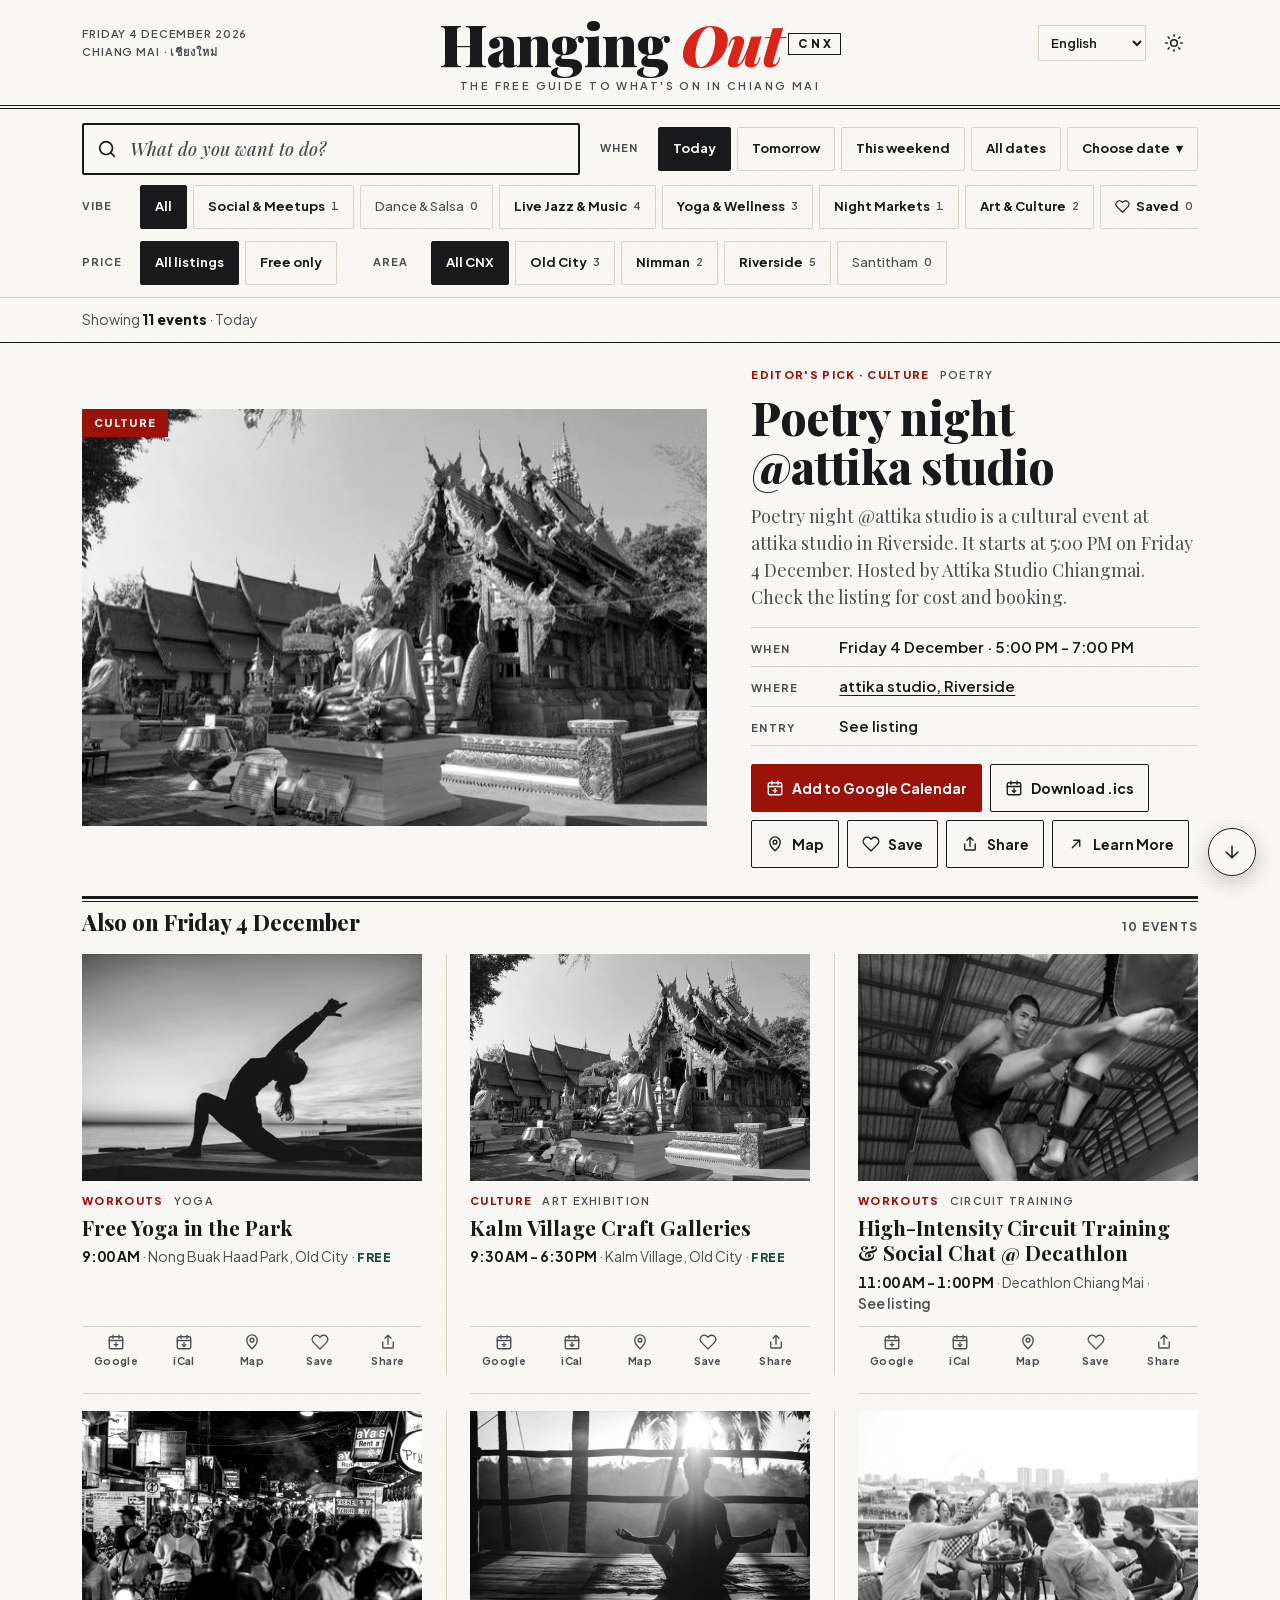
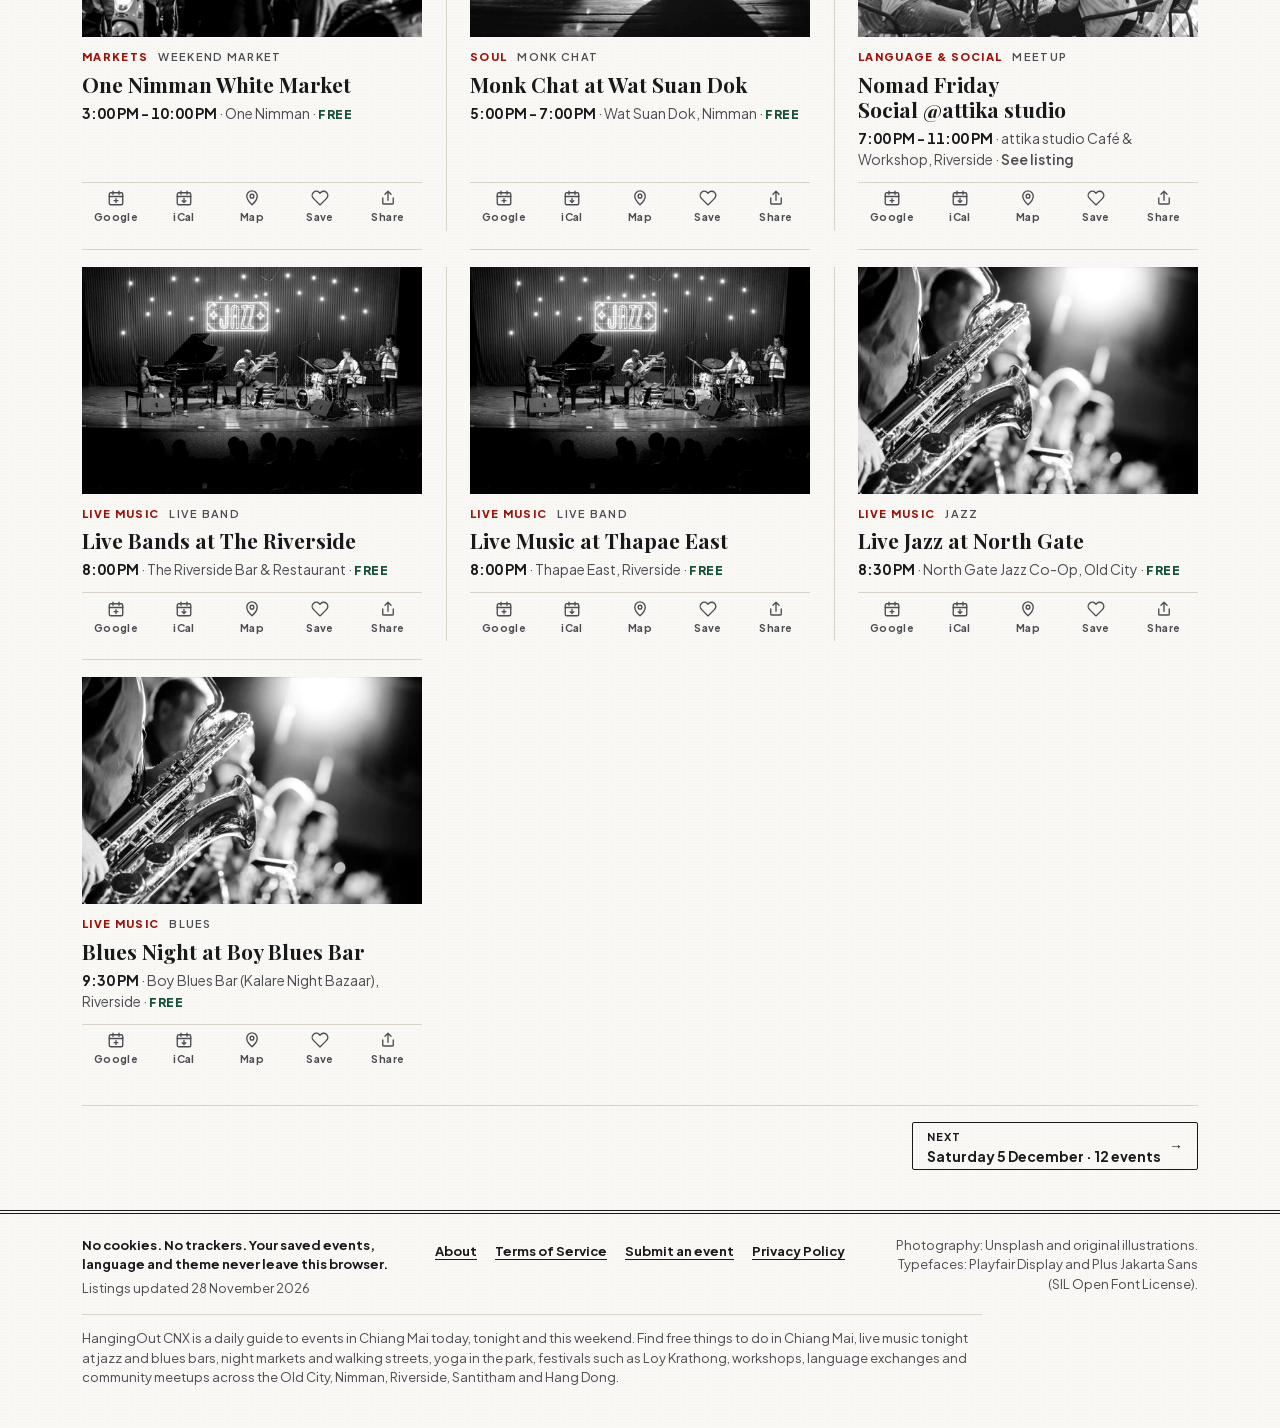
<file: index.html>
<!DOCTYPE html>
<html lang="en">
<head>
    <meta charset="UTF-8">
    <meta name="viewport" content="width=device-width, initial-scale=1">

    <!-- Privacy by construction: the browser refuses any request that is not to this site. -->
    <meta http-equiv="Content-Security-Policy" content="default-src 'self'; img-src 'self' data:; style-src 'self'; script-src 'self'; font-src 'self'; connect-src 'self'; manifest-src 'self'; worker-src 'self'; object-src 'none'; base-uri 'self'; form-action 'none'">
    <meta name="referrer" content="strict-origin-when-cross-origin">

    <title>Events in Chiang Mai Today &amp; This Weekend | Free Things to Do, Live Music Tonight | HangingOut CNX</title>
    <meta name="description" content="What's on in Chiang Mai today, tonight and this weekend: free things to do, live music, night markets, yoga, festivals, workshops and meetups. Updated daily, no tracking.">
    <meta name="robots" content="index, follow, max-image-preview:large, max-snippet:-1">
    <link rel="canonical" href="https://hangingoutasia.netlify.app/">

    <!-- OpenGraph / Twitter -->
    <meta property="og:site_name" content="HangingOut CNX">
    <meta property="og:title" content="Events in Chiang Mai today and this weekend | HangingOut CNX">
    <meta property="og:description" content="Free things to do, live music tonight, markets, festivals and meetups in Chiang Mai, day by day. Updated daily, tracker-free.">
    <meta property="og:image:width" content="960">
    <meta property="og:image:height" content="640">
    <meta property="og:image:alt" content="Friends at a night market in Chiang Mai">
    <meta property="og:image" content="https://hangingoutasia.netlify.app/assets/images/opt/night-out-960.jpg">
    <meta property="og:url" content="https://hangingoutasia.netlify.app/">
    <meta property="og:type" content="website">
    <meta property="og:locale" content="en_GB">
    <meta name="twitter:card" content="summary_large_image">
    <meta name="twitter:title" content="Events in Chiang Mai today and this weekend | HangingOut CNX">
    <meta name="twitter:description" content="Free things to do, live music tonight, markets, festivals and meetups in Chiang Mai, day by day.">
    <meta name="twitter:image" content="https://hangingoutasia.netlify.app/assets/images/opt/night-out-960.jpg">

    <!-- Icons, PWA -->
    <link rel="icon" href="./assets/icons/icon.svg" type="image/svg+xml">
    <link rel="apple-touch-icon" href="./assets/icons/apple-touch-icon.png">
    <link rel="manifest" href="./manifest.json">
    <meta name="theme-color" content="#FAF8F5" media="(prefers-color-scheme: light)">
    <meta name="theme-color" content="#101114" media="(prefers-color-scheme: dark)">

    <!-- Self-hosted open fonts (SIL OFL): no third-party font requests -->
    <link rel="preload" href="./assets/fonts/playfair-display-latin.woff2" as="font" type="font/woff2" crossorigin>
    <link rel="preload" href="./assets/fonts/plus-jakarta-sans-latin.woff2" as="font" type="font/woff2" crossorigin>
    <link rel="stylesheet" href="styles.css?v=33">
    <script src="boot.js?v=33"></script>
    <!-- Deferred: the three files download in parallel while the page parses, then run in order. -->
    <script defer src="i18n.js?v=33"></script>
    <script defer src="events.js?v=33"></script>
    <script defer src="app.js?v=33"></script>

    <!-- Structured data: WebSite + Place. Event entries are added to <head> by app.js from the live listings. -->
    <script type="application/ld+json">
    {
      "@context": "https://schema.org",
      "@graph": [
        {
          "@type": "WebSite",
          "@id": "https://hangingoutasia.netlify.app/#website",
          "url": "https://hangingoutasia.netlify.app/",
          "name": "HangingOut CNX",
          "alternateName": "Hanging Out Chiang Mai",
          "description": "The free, independent guide to events, live music, markets, workouts and meetups in Chiang Mai, Thailand.",
          "inLanguage": ["en", "th", "es", "zh", "yue", "it", "pt", "ko"],
          "about": { "@id": "https://hangingoutasia.netlify.app/#chiang-mai" }
        },
        {
          "@type": "Place",
          "@id": "https://hangingoutasia.netlify.app/#chiang-mai",
          "name": "Chiang Mai",
          "address": {
            "@type": "PostalAddress",
            "addressLocality": "Chiang Mai",
            "addressRegion": "Chiang Mai",
            "addressCountry": "TH"
          },
          "geo": { "@type": "GeoCoordinates", "latitude": 18.7883, "longitude": 98.9853 }
        }
      ]
    }
    </script>
</head>
<body>
    <a class="skip-link" href="#listings" data-i18n="skip">Skip to listings</a>

    <!-- MASTHEAD -->
    <header class="masthead">
        <div class="wrap masthead__row">
            <p class="masthead__ear">
                <time id="today-line"></time>
                <span>Chiang Mai · เชียงใหม่</span>
            </p>
            <h1 class="wordmark">
                <a href="./" id="home-link" aria-label="Hanging Out CNX">Hanging <em>Out</em><span class="wordmark__cnx" data-i18n="title_cnx">CNX</span></a>
            </h1>
            <div class="masthead__tools">
                <label class="visually-hidden" for="lang-select" data-i18n="language">Language</label>
                <select id="lang-select" class="lang-select">
                    <option value="en">English</option>
                    <option value="th">ไทย</option>
                    <option value="es">Español</option>
                    <option value="zh">中文</option>
                    <option value="yue">粵語</option>
                    <option value="it">Italiano</option>
                    <option value="pt">Português</option>
                    <option value="ko">한국어</option>
                </select>
                <button type="button" id="theme-toggle" class="icon-btn" data-i18n-aria="theme_toggle" aria-label="Switch day / night edition">
                    <svg class="icon icon--sun" viewBox="0 0 24 24" aria-hidden="true"><circle cx="12" cy="12" r="4"/><path d="M12 2v2M12 20v2M4.9 4.9l1.4 1.4M17.7 17.7l1.4 1.4M2 12h2M20 12h2M4.9 19.1l1.4-1.4M17.7 6.3l1.4-1.4"/></svg>
                    <svg class="icon icon--moon" viewBox="0 0 24 24" aria-hidden="true"><path d="M20 14.5A8.5 8.5 0 0 1 9.5 4a8.5 8.5 0 1 0 10.5 10.5z"/></svg>
                </button>
            </div>
        </div>
        <p class="masthead__tagline" data-i18n="tagline">The free guide to what's on in Chiang Mai</p>
    </header>

    <!-- DISCOVERY: search plus one-tap When / Vibe / Price / Area -->
    <section class="discover" id="discover" data-i18n-aria="search_label" aria-label="Search events">
        <div class="wrap">
            <div class="discover__top">
            <div class="search">
                <svg class="icon search__icon" viewBox="0 0 24 24" aria-hidden="true"><circle cx="11" cy="11" r="7"/><path d="M20 20l-3.6-3.6"/></svg>
                <input type="search" id="q" class="search__input" autocomplete="off" autocapitalize="off" spellcheck="false" enterkeyhint="search"
                    role="combobox" aria-expanded="false" aria-controls="suggestions" aria-autocomplete="list"
                    placeholder="What do you want to do?" aria-label="Search events">
                <ul class="search__list" id="suggestions" role="listbox" hidden></ul>
            </div>

            <div class="frow">
                <span class="frow__label" data-i18n="when">When</span>
                <div class="frow__pills" id="when-row" role="group" data-i18n-aria="when" aria-label="When"></div>
            </div>
            </div>

            <div class="daystrip" id="daystrip" hidden>
                <div class="daystrip__row" role="group" data-i18n-aria="choose_day" aria-label="Choose a day">
                    <button type="button" class="daystrip__nav" id="days-prev" data-i18n-aria="prev_days" aria-label="Earlier days">
                        <svg class="icon" viewBox="0 0 24 24" aria-hidden="true"><path d="M15 5l-7 7 7 7"/></svg>
                    </button>
                    <div class="daystrip__days" id="day-list"></div>
                    <button type="button" class="daystrip__nav" id="days-next" data-i18n-aria="next_days" aria-label="Later days">
                        <svg class="icon" viewBox="0 0 24 24" aria-hidden="true"><path d="M9 5l7 7-7 7"/></svg>
                    </button>
                </div>
            </div>

            <button type="button" class="discover__toggle" id="filters-toggle" aria-expanded="false" aria-controls="more-filters">
                <svg class="icon" viewBox="0 0 24 24" aria-hidden="true"><path d="M4 6h16M7 12h10M10 18h4"/></svg>
                <span data-i18n="filters">Filters</span>
                <span class="count" id="filters-count" hidden></span>
            </button>

            <div class="discover__more" id="more-filters">
                <div class="frow">
                    <span class="frow__label" data-i18n="vibe">Vibe</span>
                    <div class="frow__pills" id="vibe-row" role="group" data-i18n-aria="vibe" aria-label="Vibe"></div>
                </div>
                <div class="frow-pair">
                    <div class="frow">
                        <span class="frow__label" data-i18n="price">Price</span>
                        <div class="frow__pills" id="price-row" role="group" data-i18n-aria="price" aria-label="Price"></div>
                    </div>
                    <div class="frow">
                        <span class="frow__label" data-i18n="area">Area</span>
                        <div class="frow__pills" id="area-row" role="group" data-i18n-aria="area" aria-label="Area"></div>
                    </div>
                </div>
            </div>
        </div>
    </section>

    <!-- LIVE RESULTS LINE (sticks to the top while scrolling) -->
    <div class="results" id="results">
        <div class="wrap results__row">
            <p class="results__line" id="results-line" role="status" aria-live="polite"></p>
            <button type="button" class="text-link results__clear" id="clear-filters" data-i18n="clear_filters" hidden>Clear filters</button>
        </div>
    </div>

    <!-- LISTINGS -->
    <main id="listings" class="wrap" tabindex="-1">
        <p class="notice" id="back-issue" hidden></p>
        <div id="fallback-note"></div>
        <section id="cover" class="cover" aria-live="polite"></section>
        <div id="dossier" class="dossier"></div>
        <noscript><p class="notice">HangingOut CNX needs JavaScript to show today's listings.</p></noscript>
    </main>

    <!-- FOOTER -->
    <footer class="footer">
        <div class="wrap footer__grid">
            <div>
                <p class="footer__pledge" data-i18n="privacy_pledge">No cookies. No trackers. Your saved events, language and theme never leave this browser.</p>
                <p class="footer__updated" id="updated-line"></p>
            </div>
            <nav class="footer__links" aria-label="HangingOut CNX">
                <button type="button" class="text-link" data-page="about" data-i18n="about">About</button>
                <button type="button" class="text-link" data-page="terms" data-i18n="terms">Terms of Service</button>
                <a class="text-link" id="submit-link" href="https://github.com/lopinski/hangingout-cnx/issues/new" target="_blank" rel="noopener noreferrer" data-i18n="submit_event">Submit an event</a>
                <button type="button" class="text-link" data-page="privacy" data-i18n="privacy">Privacy Policy</button>
            </nav>
            <p class="footer__credits" data-i18n="credits">Photography: Unsplash and original illustrations. Typefaces: Playfair Display and Plus Jakarta Sans (SIL Open Font License).</p>
            <p class="footer__blurb" data-i18n="seo_blurb">HangingOut CNX is a daily guide to events in Chiang Mai today, tonight and this weekend. Find free things to do in Chiang Mai, live music tonight at jazz and blues bars, night markets and walking streets, yoga in the park, festivals such as Loy Krathong, workshops, language exchanges and community meetups across the Old City, Nimman, Riverside, Santitham and Hang Dong.</p>
        </div>
    </footer>

    <!-- EVENT DETAIL -->
    <dialog id="event-dialog" class="sheet" aria-labelledby="sheet-title">
        <button type="button" class="sheet__close icon-btn" data-close data-i18n-aria="close" aria-label="Close">
            <svg class="icon" viewBox="0 0 24 24" aria-hidden="true"><path d="M6 6l12 12M18 6L6 18"/></svg>
        </button>
        <div class="sheet__inner" id="event-dialog-body"></div>
    </dialog>

    <!-- ABOUT / LEGAL -->
    <dialog id="page-dialog" class="sheet sheet--text" aria-labelledby="page-title">
        <button type="button" class="sheet__close icon-btn" data-close data-i18n-aria="close" aria-label="Close">
            <svg class="icon" viewBox="0 0 24 24" aria-hidden="true"><path d="M6 6l12 12M18 6L6 18"/></svg>
        </button>
        <div class="sheet__inner sheet__content">
            <h2 class="sheet__title" id="page-title"></h2>
            <p class="notice" id="page-notice" hidden></p>
            <p class="sheet__text" id="page-text"></p>
            <div class="cta" id="page-actions" hidden></div>
        </div>
    </dialog>

    <!-- JUMP DOCK (every screen size): back to top, and on to the next section -->
    <div class="dock" id="dock">
        <button type="button" class="dock__btn is-off" id="dock-up" data-i18n-aria="back_to_top" aria-label="Back to top" title="Back to top">
            <svg class="icon" viewBox="0 0 24 24" aria-hidden="true"><path d="M12 19V5M5 12l7-7 7 7"/></svg>
        </button>
        <button type="button" class="dock__btn is-off" id="dock-down" data-i18n-aria="next_section" aria-label="Next section" title="Next section">
            <svg class="icon" viewBox="0 0 24 24" aria-hidden="true"><path d="M12 5v14M5 12l7 7 7-7"/></svg>
        </button>
    </div>

    <div class="toast" id="toast" role="status" aria-live="polite"></div>

</body>
</html>
</file>
<file: styles.css>
/* ==========================================================================
   HANGING OUT CNX — GAZETTE DESIGN SYSTEM
   Palette: "CNX Gazette Classic", tuned so every text pairing is WCAG AAA.
   ========================================================================== */

/* ---- Fonts: self-hosted, SIL Open Font License ------------------------- */
@font-face {
  font-family: "Playfair Display";
  font-style: normal;
  font-weight: 400 900;
  font-display: swap;
  src: url("assets/fonts/playfair-display-latin.woff2") format("woff2");
}
@font-face {
  font-family: "Playfair Display";
  font-style: italic;
  font-weight: 400 900;
  font-display: swap;
  src: url("assets/fonts/playfair-display-italic-latin.woff2") format("woff2");
}
@font-face {
  font-family: "Plus Jakarta Sans";
  font-style: normal;
  font-weight: 400 800;
  font-display: swap;
  src: url("assets/fonts/plus-jakarta-sans-latin.woff2") format("woff2");
}

/* ---- Tokens ------------------------------------------------------------- */
:root {
  /* Paper */
  --paper: #FAF8F5;        /* warm newsprint */
  --paper-tint: #F0EDE6;   /* bands, hover */
  --highlight: #FCEAE7;    /* "fresh results" flash; secondary text stays above 7:1 on it */

  /* Ink (contrast on --paper in brackets) */
  --ink: #18191B;          /* 16.6:1 */
  --ink-2: #4B4D52;        /*  8.0:1 secondary text */
  --rule: #D9D3C7;         /* hairlines, non-text */

  /* Accent */
  --accent: #D92518;       /* 4.7:1 — display type and rules only */
  --accent-ink: #9A1209;   /* 8.0:1 — red text and button fills */
  --on-accent: #FFFFFF;    /* 8.5:1 on --accent-ink */
  --free: #17503A;         /* 8.8:1 — "Free" marker */
  --grain: rgba(24, 25, 27, 0.028);  /* newsprint texture, decorative; off in the night edition */
  --mark: #FFE08A;         /* search-match highlight; ink on it is 12.9:1 */

  --font-serif: "Playfair Display", "Noto Serif Thai", Georgia, "Times New Roman", serif;
  --font-sans: "Plus Jakarta Sans", -apple-system, BlinkMacSystemFont, "Segoe UI", "Noto Sans Thai", Thonburi, Roboto, sans-serif;

  --gutter: clamp(16px, 4vw, 32px);
  --col-gap: 48px;
  --shadow: 0 24px 60px rgba(24, 25, 27, 0.28);
  color-scheme: light;
}

/* Night edition: OS preference unless the reader chose a theme */
@media (prefers-color-scheme: dark) {
  :root:not([data-theme="light"]) {
    --paper: #101114;
    --paper-tint: #1C1E24;
    --highlight: #3A1B18;
    --ink: #F5F4F0;        /* 17.2:1 */
    --ink-2: #C2C5CD;      /* 10.9:1 */
    --rule: #33373F;
    --accent: #F0503F;
    --accent-ink: #FF9486; /*  8.8:1 */
    --on-accent: #101114;
    --free: #8FD4B0;
    --grain: transparent;
    --mark: #584300;
    --shadow: 0 24px 60px rgba(0, 0, 0, 0.6);
    color-scheme: dark;
  }
}
:root[data-theme="dark"] {
  --paper: #101114;
  --paper-tint: #1C1E24;
  --highlight: #3A1B18;
  --ink: #F5F4F0;
  --ink-2: #C2C5CD;
  --rule: #33373F;
  --accent: #F0503F;
  --accent-ink: #FF9486;
  --on-accent: #101114;
  --free: #8FD4B0;
  --grain: transparent;
    --mark: #584300;
  --shadow: 0 24px 60px rgba(0, 0, 0, 0.6);
  color-scheme: dark;
}

/* ---- Reset & base ------------------------------------------------------- */
*, *::before, *::after { box-sizing: border-box; margin: 0; padding: 0; }
[hidden] { display: none !important; }

html { -webkit-text-size-adjust: 100%; scroll-padding-top: 60px; }
html:has(dialog[open]) { overflow: hidden; }

body {
  font-family: var(--font-sans);
  font-size: 16px;
  line-height: 1.5;
  color: var(--ink);
  background: var(--paper) radial-gradient(var(--grain) 0.6px, transparent 0.7px) 0 0 / 3px 3px;
  font-kerning: normal;
  font-feature-settings: "kern", "liga", "calt";
  -webkit-font-smoothing: antialiased;
  -moz-osx-font-smoothing: grayscale;
}
h1, h2, h3 { font-optical-sizing: auto; }
p { text-wrap: pretty; }

img { display: block; max-width: 100%; }
a { color: inherit; }
button, select { font: inherit; color: inherit; }
button { background: none; border: 0; cursor: pointer; }
ul, ol { list-style: none; }

:focus-visible { outline: 2px solid var(--accent-ink); outline-offset: 2px; }
main:focus { outline: none; }
/* Reserve the space listings will fill, so nothing below jumps when they arrive (CLS). */
main { min-height: 100vh; }

.wrap { max-width: 1180px; margin-inline: auto; padding-inline: var(--gutter); }

.visually-hidden {
  position: absolute; width: 1px; height: 1px; overflow: hidden;
  clip-path: inset(50%); white-space: nowrap;
}

.skip-link {
  position: absolute; left: 8px; top: -60px; z-index: 100;
  padding: 10px 14px; background: var(--ink); color: var(--paper);
  font-weight: 700; text-decoration: none;
}
.skip-link:focus { top: 8px; }

.icon {
  width: 20px; height: 20px; flex: none;
  fill: none; stroke: currentColor; stroke-width: 1.8;
  stroke-linecap: round; stroke-linejoin: round;
}

.icon-btn {
  display: inline-grid; place-items: center;
  width: 48px; height: 48px; border-radius: 2px;
}
.icon-btn:hover { background: var(--paper-tint); }

.text-link {
  font-weight: 700; text-decoration: underline;
  text-decoration-thickness: 1px; text-underline-offset: 3px;
}
.text-link:hover { color: var(--accent-ink); }

/* ---- Masthead ----------------------------------------------------------- */
.masthead { border-bottom: 4px double var(--ink); }

.masthead__row {
  display: grid; grid-template-columns: 1fr auto 1fr; align-items: center;
  gap: 16px; padding-top: 14px;
}

.masthead__ear {
  display: flex; flex-direction: column; gap: 2px;
  font-size: 11px; font-weight: 600; letter-spacing: 0.08em;
  text-transform: uppercase; color: var(--ink-2);
}

.wordmark {
  font-family: var(--font-serif); font-weight: 900;
  font-size: clamp(30px, 5.2vw, 58px); line-height: 1;
  letter-spacing: -0.02em; white-space: nowrap;
}
.wordmark a { text-decoration: none; }
.wordmark em { font-style: italic; color: var(--accent); }
.wordmark__cnx {
  display: inline-block; margin-left: 0.5em; padding: 0.35em 0.5em 0.3em 0.8em;
  font-family: var(--font-sans); font-size: 0.2em; font-weight: 800;
  letter-spacing: 0.3em; vertical-align: 1.6em;
  border: 1px solid var(--ink);
}

.masthead__tools { display: flex; align-items: center; justify-content: flex-end; gap: 4px; }

.lang-select {
  height: 36px; padding: 0 8px; max-width: 130px;
  font-size: 13px; font-weight: 600;
  background: var(--paper); color: var(--ink);
  border: 1px solid var(--rule); border-radius: 2px;
}
.lang-select:hover { border-color: var(--ink); }

.icon--moon { display: none; }
@media (prefers-color-scheme: dark) {
  :root:not([data-theme="light"]) .icon--sun { display: none; }
  :root:not([data-theme="light"]) .icon--moon { display: block; }
}
:root[data-theme="dark"] .icon--sun { display: none; }
:root[data-theme="dark"] .icon--moon { display: block; }

.masthead__tagline {
  padding: 6px var(--gutter) 10px; text-align: center;
  font-size: 11px; font-weight: 600; letter-spacing: 0.22em;
  text-transform: uppercase; color: var(--ink-2);
}

/* ---- Discovery panel: search + When / Vibe / Price / Area ---------------- */
.discover { padding-block: 14px 10px; border-bottom: 1px solid var(--rule); }

/* Wide screens: the search box and the When pills share one line. */
.discover__top { display: flex; align-items: center; gap: 8px 20px; flex-wrap: wrap; }
.discover__top .search { flex: 1 1 320px; }
.discover__top .frow { flex: 0 1 auto; margin-top: 0; }
.search { position: relative; }
.search__icon { position: absolute; left: 14px; top: 50%; transform: translateY(-50%); width: 22px; height: 22px; pointer-events: none; }
.search__input {
  width: 100%; height: 52px; padding: 0 16px 0 46px;
  font: inherit; font-size: 18px; font-weight: 600; color: var(--ink);
  background: var(--paper); border: 2px solid var(--ink); border-radius: 2px;
  appearance: none; -webkit-appearance: none;
}
.search__input::placeholder { color: var(--ink-2); font-family: var(--font-serif); font-style: italic; font-weight: 500; opacity: 1; }
.search__input:focus-visible { outline: 3px solid var(--accent-ink); outline-offset: 1px; }
.search__input::-webkit-search-cancel-button { -webkit-appearance: none; }

.search__list {
  position: absolute; left: 0; right: 0; top: calc(100% + 4px); z-index: 40;
  background: var(--paper); border: 2px solid var(--ink); box-shadow: var(--shadow);
}
.search__hint { padding: 10px 14px 4px; font-size: 11px; font-weight: 700; letter-spacing: 0.1em; text-transform: uppercase; color: var(--ink-2); }
.search__option {
  display: flex; align-items: center; justify-content: space-between; gap: 12px;
  min-height: 48px; padding: 0 14px; font-weight: 600; cursor: pointer;
}
.search__option:hover, .search__option.is-active { background: var(--paper-tint); }

mark { background: var(--mark); color: var(--ink); padding: 0 1px; }

/* One labelled row of pills; the row scrolls sideways rather than wrapping. */
.frow { display: flex; align-items: center; gap: 12px; min-width: 0; margin-top: 8px; }
.frow__label { flex: none; width: 46px; font-size: 11px; font-weight: 700; letter-spacing: 0.1em; text-transform: uppercase; color: var(--ink-2); }
/* min-height reserves the row before the pills are drawn, so nothing below shifts (CLS). */
.frow__pills { display: flex; gap: 6px; min-width: 0; min-height: 48px; overflow-x: auto; scrollbar-width: none; padding-block: 2px; }
.frow__pills::-webkit-scrollbar { display: none; }
.frow-pair { display: flex; gap: 8px 36px; flex-wrap: wrap; }
.frow-pair .frow { flex: 0 1 auto; }

.pill {
  display: inline-flex; align-items: center; gap: 6px; flex: none;
  min-height: 44px; padding: 0 14px;
  font-size: 13px; font-weight: 700; white-space: nowrap;
  color: var(--ink); border: 1px solid var(--rule); border-radius: 2px;
  transition: background-color 0.12s, color 0.12s, border-color 0.12s;
}
.pill:hover { border-color: var(--ink); }
.pill:active { transform: translateY(1px); }
.pill.is-quiet { color: var(--ink-2); font-weight: 500; }
.pill.is-active { background: var(--ink); color: var(--paper); border-color: var(--ink); }
.pill--festival { color: var(--accent-ink); border-color: var(--accent-ink); }
.pill--festival.is-active { background: var(--accent-ink); color: var(--on-accent); border-color: var(--accent-ink); }
.pill .icon { width: 15px; height: 15px; }
.pill--saved.is-active .icon { fill: currentColor; }
.pill__n { font-size: 11px; font-weight: 600; color: var(--ink-2); font-variant-numeric: tabular-nums; }
.pill.is-active .pill__n { color: inherit; }

.count {
  min-width: 20px; padding: 1px 6px; text-align: center;
  font-size: 11px; letter-spacing: 0; line-height: 1.5;
  color: var(--paper); background: var(--ink); border-radius: 10px;
}

/* The Filters toggle only exists on phones; wider screens always show every row. */
.discover__toggle { display: none; }

/* ---- Live results line --------------------------------------------------- */
.results { position: sticky; top: 0; z-index: 20; background: var(--paper); border-bottom: 1px solid var(--ink); }
.results__row { display: flex; align-items: center; justify-content: space-between; gap: 12px; min-height: 44px; }
.results__line { font-size: 14px; color: var(--ink-2); min-width: 0; }
.results__line strong { color: var(--ink); font-weight: 800; }
.results__sep { color: var(--ink-2); }
.results__clear { flex: none; min-height: 44px; font-size: 13px; color: var(--accent-ink); }

/* ---- Jump dock: back to top / next section, on every screen size --------- */
.dock {
  position: fixed; right: 24px; bottom: 24px; z-index: 9999;
  display: flex; flex-direction: column; gap: 8px;
}
.dock__btn {
  display: grid; place-items: center; width: 48px; height: 48px; border-radius: 50%;
  color: var(--ink); border: 1.5px solid var(--ink);
  /* Frosted paper: mostly opaque so the arrow stays legible over photographs. */
  background: color-mix(in srgb, var(--paper) 86%, transparent);
  -webkit-backdrop-filter: blur(10px) saturate(1.2); backdrop-filter: blur(10px) saturate(1.2);
  box-shadow: 0 6px 20px rgba(16, 17, 20, 0.22);
  transition: opacity 0.25s ease, transform 0.25s ease, visibility 0.25s, background-color 0.15s, color 0.15s;
}
.dock__btn:hover { background: var(--ink); color: var(--paper); }
.dock__btn:active { transform: translateY(1px); }
/* Faded out rather than removed, so the buttons ease in and out as the page scrolls. */
.dock__btn.is-off { opacity: 0; visibility: hidden; transform: translateY(10px); pointer-events: none; }
.footer { padding-bottom: 96px; }               /* room for the dock at the end of the page */

/* ---- Day strip ---------------------------------------------------------- */
.daystrip { margin-top: 8px; border: 1px solid var(--ink); }
.daystrip__row { display: flex; align-items: stretch; }

.daystrip__nav {
  display: grid; place-items: center; flex: none; width: 44px;
  color: var(--ink);
}
.daystrip__nav:hover:not(:disabled) { background: var(--paper-tint); }
.daystrip__nav:disabled { color: var(--rule); cursor: default; }

.daystrip__days {
  display: grid; grid-auto-flow: column; grid-auto-columns: minmax(58px, 1fr);
  flex: 1; min-width: 0; overflow-x: auto; scrollbar-width: none;
  scroll-snap-type: x mandatory; scroll-behavior: smooth; overscroll-behavior-x: contain;
  border-inline: 1px solid var(--rule);
}
.daystrip__days::-webkit-scrollbar { display: none; }
.daystrip__days { min-height: 68px; }
#today-line { min-height: 1.5em; }

.day {
  position: relative;
  display: flex; flex-direction: column; align-items: center; justify-content: center;
  gap: 1px; min-height: 68px; padding: 6px 2px;
  border-left: 1px solid var(--rule); scroll-snap-align: start;
}
.day:first-child { border-left: 0; }
.day:hover { background: var(--paper-tint); }

.day__dow {
  font-size: 10px; font-weight: 700; letter-spacing: 0.1em;
  text-transform: uppercase; color: var(--ink-2); white-space: nowrap;
}
.day__num { font-family: var(--font-serif); font-size: 22px; font-weight: 800; line-height: 1.1; font-variant-numeric: lining-nums; }
.day__count { font-size: 10px; font-weight: 700; color: var(--accent-ink); white-space: nowrap; }

.day.is-empty .day__num { font-weight: 400; color: var(--ink-2); }
.day.is-empty .day__count { color: var(--ink-2); }
.day.is-today .day__dow { color: var(--accent-ink); }

.day.is-active { background: var(--ink); color: var(--paper); }
.day.is-active .day__dow,
.day.is-active .day__num,
.day.is-active .day__count { color: var(--paper); }
.day.is-active::after {
  content: ""; position: absolute; left: 0; right: 0; bottom: 0; height: 4px;
  background: var(--accent);
}

/* ---- Notices ------------------------------------------------------------ */
.notice {
  margin-top: 16px; padding: 10px 14px;
  font-size: 14px; color: var(--ink);
  background: var(--paper-tint); border-left: 4px solid var(--accent);
}

/* ---- Kicker, badge, shared bits ---------------------------------------- */
.kicker {
  display: flex; flex-wrap: wrap; gap: 4px 10px; align-items: baseline;
  font-size: 11px; font-weight: 800; letter-spacing: 0.12em; text-transform: uppercase;
  color: var(--accent-ink);
}
.kicker__tag { color: var(--ink-2); font-weight: 600; }

/* "Happening now" (solid, pulsing) and "Starting soon" (outlined) */
.live {
  display: inline-flex; align-items: center; gap: 6px; padding: 2px 8px;
  letter-spacing: 0.08em; white-space: nowrap;
  color: var(--on-accent); background: var(--accent-ink); border: 1px solid var(--accent-ink);
}
.live--soon { color: var(--accent-ink); background: transparent; }
.live__dot { width: 6px; height: 6px; border-radius: 50%; background: currentColor; }
.live--now .live__dot { animation: pulse 1.6s ease-in-out infinite; }
@keyframes pulse { 0%, 100% { opacity: 1; transform: scale(1); } 50% { opacity: 0.35; transform: scale(0.7); } }

.badge {
  position: absolute; left: 0; top: 0; padding: 6px 12px;
  font-size: 11px; font-weight: 800; letter-spacing: 0.12em; text-transform: uppercase;
  color: var(--on-accent); background: var(--accent-ink);
}

.paid { font-weight: 600; }
.free { color: var(--free); font-weight: 800; letter-spacing: 0.06em; text-transform: uppercase; font-size: 0.85em; }

.media { position: relative; display: block; overflow: hidden; background: var(--paper-tint); }
/* The picture files are already black and white; the filter deepens the contrast and
   guarantees the same editorial tone for any picture added later. */
.media img { width: 100%; height: 100%; object-fit: cover; filter: grayscale(1) contrast(1.08); transition: transform 0.5s ease; }
a.media:hover img { transform: scale(1.03); }

/* ---- Cover story -------------------------------------------------------- */
.cover { padding-block: 24px 28px; }
.cover:empty { display: none; }

.cover__grid {
  display: grid; grid-template-columns: minmax(0, 7fr) minmax(0, 5fr);
  gap: clamp(20px, 3.5vw, 44px); align-items: center;
}
.cover__media { aspect-ratio: 3 / 2; max-height: min(52vh, 440px); width: 100%; }

.cover__title {
  margin-top: 10px;
  font-family: var(--font-serif); font-weight: 800;
  font-size: clamp(28px, 3.6vw, 46px); line-height: 1.06; letter-spacing: -0.01em;
  text-wrap: balance;
}
.cover__title a { text-decoration: none; }
.cover__title a:hover { text-decoration: underline; text-decoration-thickness: 2px; text-underline-offset: 5px; }

.standfirst {
  margin-top: 12px; max-width: 60ch;
  font-family: var(--font-serif); font-size: 18px; line-height: 1.5; color: var(--ink-2);
}

.facts { margin-top: 16px; border-top: 1px solid var(--rule); }
.facts > div {
  display: grid; grid-template-columns: 76px 1fr; gap: 12px; align-items: baseline;
  padding-block: 8px; border-bottom: 1px solid var(--rule);
}
.facts dt { font-size: 11px; font-weight: 700; letter-spacing: 0.1em; text-transform: uppercase; color: var(--ink-2); }
.facts dd { font-size: 15px; font-weight: 600; }
.facts a { text-decoration: underline; text-decoration-thickness: 1px; text-underline-offset: 3px; }
.facts a:hover { color: var(--accent-ink); }

.cta { display: flex; flex-wrap: wrap; gap: 8px; margin-top: 18px; }

.btn {
  display: inline-flex; align-items: center; justify-content: center; gap: 8px;
  min-height: 48px; padding: 0 14px;
  font-size: 14px; font-weight: 700; text-decoration: none; white-space: nowrap;
  color: var(--ink); border: 1.5px solid var(--ink); border-radius: 2px;
  transition: background-color 0.15s, color 0.15s, border-color 0.15s;
}
.btn:hover { background: var(--ink); color: var(--paper); }
.btn:active, .act:active, .share__btn:active { transform: translateY(1px); }
.btn .icon { width: 18px; height: 18px; }
.btn--primary { background: var(--accent-ink); border-color: var(--accent-ink); color: var(--on-accent); }
.btn--primary:hover { background: var(--ink); border-color: var(--ink); color: var(--paper); }
.btn[aria-pressed="true"] { color: var(--accent-ink); border-color: var(--accent-ink); }
.btn[aria-pressed="true"]:hover { background: var(--accent-ink); color: var(--on-accent); }
[aria-pressed="true"] .icon--heart { fill: currentColor; }

/* ---- Dossier (multi-column agenda) ------------------------------------- */
.dossier { padding-bottom: 40px; }

.section-head {
  display: flex; flex-wrap: wrap; align-items: baseline; justify-content: space-between; gap: 4px 16px;
  padding-top: 10px; margin-bottom: 18px; border-top: 3px solid var(--ink);
}
.section-head { position: relative; }
.section-head::before {                       /* thin companion rule under the heavy one */
  content: ""; position: absolute; left: 0; right: 0; top: 2px; height: 1px; background: var(--ink);
}
.section-head h2 { font-family: var(--font-serif); font-size: 22px; font-weight: 800; line-height: 1.2; }
.section-head p { font-size: 12px; font-weight: 700; letter-spacing: 0.1em; text-transform: uppercase; color: var(--ink-2); }

.daygroup + .daygroup { margin-top: 36px; }

.grid {
  display: grid; grid-template-columns: repeat(3, minmax(0, 1fr));
  gap: 36px var(--col-gap); overflow: clip;
}

.card { position: relative; display: flex; flex-direction: column; min-width: 0; }
/* Column rule to the left, row rule above; the grid clips the outermost ones. */
.card::before {
  content: ""; position: absolute; top: 0; bottom: 0; left: calc(var(--col-gap) / -2);
  width: 1px; background: var(--rule);
}
.card::after {
  content: ""; position: absolute; left: 0; right: 0; top: -18px;
  height: 1px; background: var(--rule);
}

.card__media { aspect-ratio: 3 / 2; margin-bottom: 12px; }
.card__title {
  margin-top: 6px;
  font-family: var(--font-serif); font-size: 21px; font-weight: 700; line-height: 1.2;
  text-wrap: balance; overflow-wrap: anywhere;
}
.card__title a { text-decoration: none; }
.card__title a:hover { text-decoration: underline; text-decoration-thickness: 1.5px; text-underline-offset: 4px; }
.card:hover .card__media img { transform: scale(1.03); }
.card__meta { margin-top: 6px; font-size: 14px; color: var(--ink-2); }
.card__meta strong { color: var(--ink); font-weight: 700; font-variant-numeric: tabular-nums; }

.card__body { display: flex; flex-direction: column; flex: 1; min-width: 0; padding-bottom: 12px; }
.actions {
  display: grid; grid-auto-flow: column; grid-auto-columns: 1fr;
  border-top: 1px solid var(--rule);
}
.act {
  display: flex; flex-direction: column; align-items: center; justify-content: center; gap: 2px;
  min-height: 48px; padding: 6px 2px;
  font-size: 10.5px; font-weight: 700; letter-spacing: 0.04em; text-decoration: none;
  color: var(--ink-2);
}
.act .icon { width: 18px; height: 18px; }
.act:hover { color: var(--accent-ink); background: var(--paper-tint); }
.act[aria-pressed="true"] { color: var(--accent-ink); }

/* Compact rows: used for the multi-day agenda and on phones */
.grid--compact { gap: 28px var(--col-gap); }
.grid--compact .card { display: grid; grid-template-columns: 92px minmax(0, 1fr); column-gap: 14px; align-content: start; }
.grid--compact .card::after { top: -14px; }
.grid--compact .card__media { aspect-ratio: 1; margin-bottom: 0; align-self: start; }
.grid--compact .card__title { font-size: 18px; }
.grid--compact .actions { grid-column: 1 / -1; }
.grid--compact .card__body { padding-bottom: 10px; }

.is-fresh .card, .is-fresh.cover { animation: fresh 0.9s ease-out; }
@keyframes fresh { from { background-color: var(--highlight); } to { background-color: transparent; } }

.pager {
  display: flex; flex-wrap: wrap; justify-content: space-between; gap: 10px;
  margin-top: 32px; padding-top: 16px; border-top: 1px solid var(--rule);
}
.pager .btn { white-space: normal; text-align: left; }
.pager .btn:only-child { margin-left: auto; }
.pager__label { font-size: 11px; letter-spacing: 0.1em; text-transform: uppercase; }

.empty {
  padding: 48px 0; text-align: center; border-top: 3px solid var(--ink); margin-top: 24px;
}
.empty p { font-family: var(--font-serif); font-size: 22px; max-width: 34ch; margin-inline: auto; text-wrap: balance; }
.empty .cta { justify-content: center; }

/* ---- Footer ------------------------------------------------------------- */
.footer { border-top: 4px double var(--ink); padding-block: 22px 40px; font-size: 13px; color: var(--ink-2); }
.footer__grid { display: grid; grid-template-columns: 1.3fr auto 1.3fr; gap: 16px 40px; align-items: start; }
.footer__pledge { font-weight: 700; color: var(--ink); }
.footer__links { display: flex; flex-wrap: wrap; gap: 6px 18px; }
.footer__links .text-link { min-height: 32px; color: var(--ink); }
.footer__credits { text-align: right; }
.footer__updated { margin-top: 4px; }
.footer__blurb { grid-column: 1 / -1; max-width: 90ch; padding-top: 14px; border-top: 1px solid var(--rule); }
.footer__links a.text-link { display: inline-flex; align-items: center; }

/* ---- Dialogs ------------------------------------------------------------ */
.sheet {
  margin: auto; padding: 0; border: 0;
  width: min(720px, calc(100vw - 24px)); max-height: min(92dvh, 920px);
  color: var(--ink); background: var(--paper);
  border-top: 6px solid var(--accent); box-shadow: var(--shadow);
  overflow: hidden;
}
.sheet[open] { display: flex; flex-direction: column; animation: rise 0.22s ease-out; }
.sheet::backdrop { background: rgba(16, 17, 20, 0.62); }
@keyframes rise { from { opacity: 0; transform: translateY(14px); } to { opacity: 1; transform: none; } }

.sheet__inner { overflow-y: auto; overscroll-behavior: contain; }
.sheet__close {
  position: absolute; top: 8px; right: 8px; z-index: 2;
  background: var(--paper); border: 1px solid var(--ink);
}
.sheet__close:hover { background: var(--ink); color: var(--paper); }
.sheet__media { aspect-ratio: 16 / 9; max-height: 38dvh; width: 100%; }
.sheet__content { padding: 20px clamp(18px, 4vw, 32px) 28px; }
.sheet__title {
  margin-top: 8px; padding-right: 40px;
  font-family: var(--font-serif); font-size: clamp(26px, 4vw, 36px); font-weight: 800; line-height: 1.1;
  text-wrap: balance; overflow-wrap: anywhere;
}
.sheet__text { margin-top: 14px; white-space: pre-wrap; color: var(--ink-2); max-width: 65ch; }
.sheet--text { width: min(600px, calc(100vw - 24px)); }
.sheet--text .sheet__title { margin-top: 20px; }
.sheet--text .notice { font-weight: 600; }
.sheet__report { margin-top: 18px; font-size: 13px; }

.share { display: flex; flex-wrap: wrap; align-items: center; gap: 8px; margin-top: 16px; padding-top: 14px; border-top: 1px solid var(--rule); }
.share__label { margin-right: 4px; font-size: 11px; font-weight: 700; letter-spacing: 0.1em; text-transform: uppercase; color: var(--ink-2); }
.share__btn {
  display: inline-flex; align-items: center; gap: 6px; min-height: 48px; padding: 0 12px;
  font-size: 13px; font-weight: 700; text-decoration: none;
  border: 1px solid var(--rule); border-radius: 2px;
}
.share__btn .icon { width: 16px; height: 16px; }
.share__btn:hover { border-color: var(--ink); }
.share__btn.is-done { color: var(--free); border-color: var(--free); }
.tags { display: flex; flex-wrap: wrap; gap: 6px; }
.tag { padding: 2px 8px; font-size: 12px; font-weight: 600; border: 1px solid var(--rule); border-radius: 2px; }

/* ---- Toast -------------------------------------------------------------- */
.toast {
  position: fixed; left: 50%; bottom: 24px; z-index: 200;
  transform: translate(-50%, 20px); opacity: 0; pointer-events: none;
  padding: 10px 16px; font-size: 14px; font-weight: 700;
  color: var(--paper); background: var(--ink); border-radius: 2px;
  transition: opacity 0.2s, transform 0.2s;
}
.toast.is-visible { opacity: 1; transform: translate(-50%, 0); }

/* ---- Tablet: two columns ------------------------------------------------ */
@media (max-width: 960px) {
  :root { --col-gap: 36px; }
  .grid { grid-template-columns: repeat(2, minmax(0, 1fr)); }
  .cover__grid { grid-template-columns: 1fr 1fr; align-items: start; }
  .footer__grid { grid-template-columns: 1fr; }
  .footer__credits { text-align: left; }
}

/* ---- Phone: one column, compact rows ----------------------------------- */
@media (max-width: 640px) {
  html { scroll-padding-top: 76px; }
  .masthead__row { grid-template-columns: minmax(0, 1fr) auto; padding-top: 8px; gap: 6px; }
  .wordmark { font-size: clamp(22px, 7.2vw, 34px); }
  .masthead__tools { gap: 0; }
  .masthead__ear { display: none; }
  .masthead__tagline { text-align: left; letter-spacing: 0.14em; font-size: 10px; padding-top: 2px; padding-bottom: 8px; }
  .lang-select { max-width: 96px; }
  .discover { padding-block: 10px 8px; }
  .search__input { height: 52px; font-size: 16px; }          /* 16px stops iOS zooming on focus */
  .frow__label { display: none; }
  .discover__top { display: block; }
  .frow, .discover__top .frow { margin-top: 6px; margin-inline: calc(var(--gutter) * -1); }
  .frow__pills { padding-inline: var(--gutter); scroll-snap-type: x proximity; }
  .pill { min-height: 48px; scroll-snap-align: start; }
  .frow__pills { min-height: 52px; }
  .frow-pair { gap: 0; display: block; }

  /* Vibe, price and area fold away behind one button so results stay near the top. */
  .discover__toggle {
    display: inline-flex; align-items: center; gap: 8px; min-height: 48px; margin-top: 6px; padding: 0 14px;
    font-size: 13px; font-weight: 700; border: 1px solid var(--ink); border-radius: 2px;
  }
  .discover__toggle[aria-expanded="true"] { background: var(--ink); color: var(--paper); }
  .discover__toggle[aria-expanded="true"] .count { background: var(--paper); color: var(--ink); }
  .discover__more { display: none; }
  .discover__more.is-open { display: block; }
  .daystrip { margin-inline: 0; }

  .results__line { font-size: 13px; }
  .lang-select, .footer__links .text-link, .sheet__report .text-link, .results__clear { min-height: 48px; }
  .footer__links .text-link, .sheet__report .text-link { display: inline-flex; align-items: center; }

  .dock { right: 12px; bottom: 16px; }

  .daystrip__nav { width: 40px; }
  .daystrip__row { padding-inline: 0; }
  .day, .daystrip__days { min-height: 64px; }
  .day__num { font-size: 20px; }

  .cover { padding-block: 16px 22px; }
  .cover__grid { grid-template-columns: 1fr; gap: 14px; }
  .cover__media { aspect-ratio: 16 / 9; max-height: 30vh; }
  .standfirst { font-size: 16px; display: -webkit-box; -webkit-line-clamp: 3; -webkit-box-orient: vertical; overflow: hidden; }
  .cta .btn--primary { flex: 1 1 100%; }
  .cta .btn { flex: 1 1 auto; }

  .grid, .grid--compact { grid-template-columns: 1fr; gap: 28px; }
  .grid .card { display: grid; grid-template-columns: 92px minmax(0, 1fr); column-gap: 14px; align-content: start; }
  .grid .card::after { top: -14px; }
  .grid .card__media { aspect-ratio: 1; margin-bottom: 0; align-self: start; }
  .grid .card__title { font-size: 18px; }
  .grid .actions { grid-column: 1 / -1; }
  .grid .card__body { padding-bottom: 10px; }

  .sheet { width: 100vw; max-width: 100vw; max-height: 94dvh; margin: auto 0 0; }
  .pager .btn { flex: 1 1 100%; }
}

/* ---- Touch screens: every control is at least 48px tall -------------------- */
@media (pointer: coarse) {
  .pill, .lang-select, .footer__links .text-link, .sheet__report .text-link, .results__clear { min-height: 48px; }
  .sheet__report .text-link { display: inline-flex; align-items: center; }
  .daystrip__nav { width: 48px; }
}

@media (prefers-reduced-motion: reduce) {
  *, *::before, *::after { animation: none !important; transition: none !important; scroll-behavior: auto !important; }
}

@media print {
  .discover, .results, .dock, .masthead__tools, .actions, .cta, .pager, .footer__links, .toast { display: none !important; }
  .daystrip { position: static; }
}
</file>
